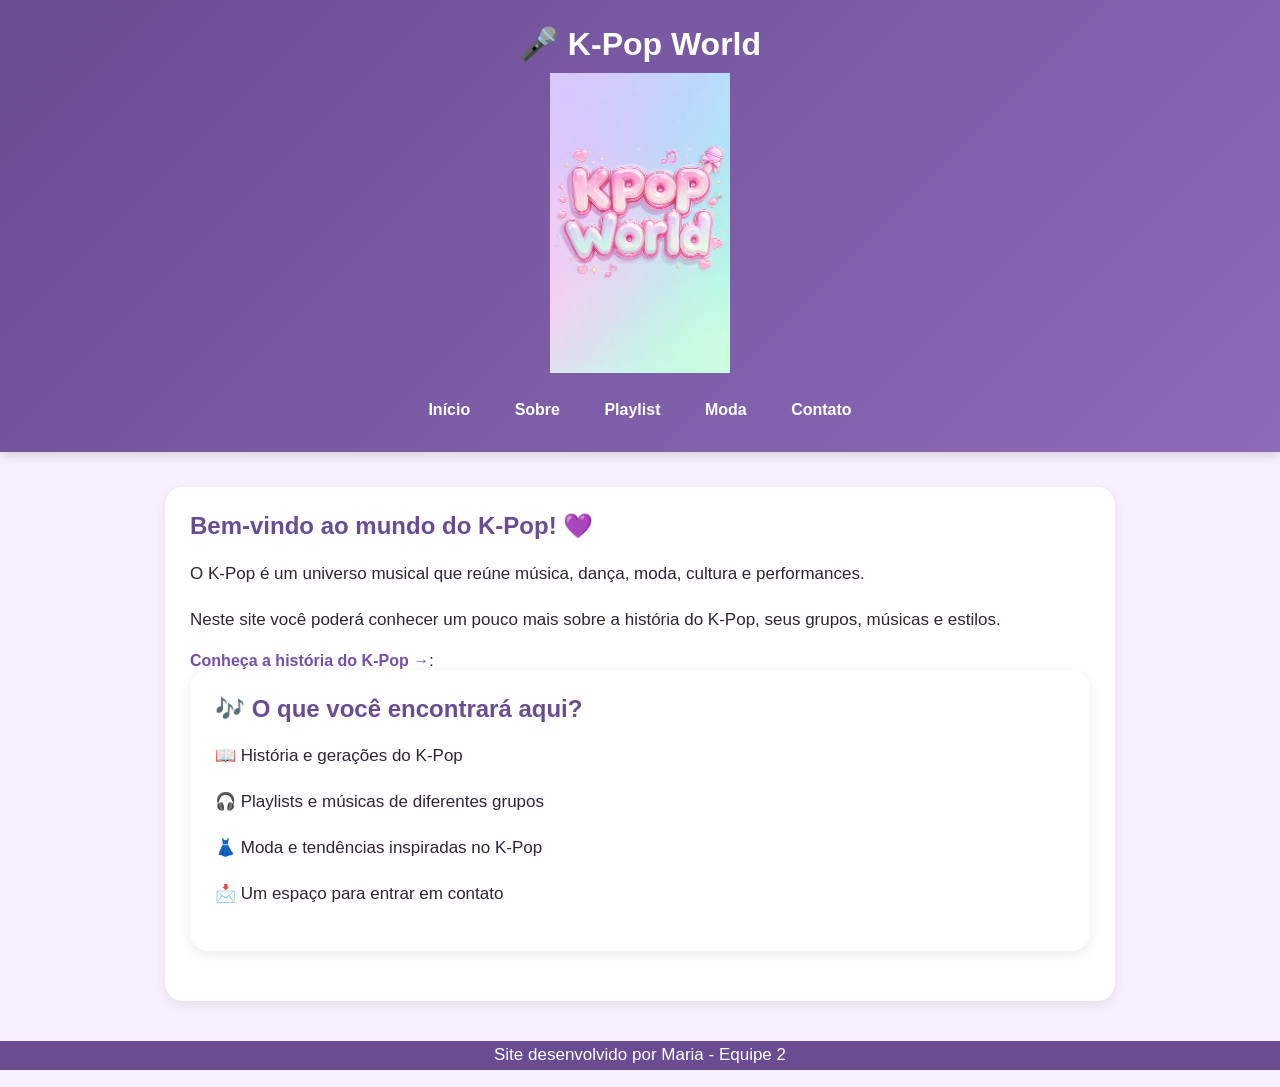
<file: index.html>
<!DOCTYPE html>
<html lang="pt-br">

<head>
    <meta charset="UTF-8">
    <title>K-Pop World</title>
    <link rel="stylesheet" href="style.css">
</head>

<body>

    <header>
        <h1>🎤 K-Pop World</h1>
        <img src="c25d3778d58669d80439a1d2bd24b849.jpg" alt="Logo K-Pop World">

        <nav>
            <a href="index.html">Início</a>
            <a href="sobre.html">Sobre</a>
            <a href="playlist.html">Playlist</a>
            <a href="moda.html">Moda</a>
            <a href="contato.html">Contato</a>
        </nav>
    </header>

    <main>

    <section>
        <h2>Bem-vindo ao mundo do K-Pop! 💜</h2>

        <p>
            O K-Pop é um universo musical que reúne música,
            dança, moda, cultura e performances.
        </p>

        <p>
            Neste site você poderá conhecer um pouco mais sobre
            a história do K-Pop, seus grupos, músicas e estilos.
        </p>

        <a href="sobre.html">Conheça a história do K-Pop →</a>:

    <section>
        <h2>🎶 O que você encontrará aqui?</h2>

        <p>
            📖 História e gerações do K-Pop
        </p>

        <p>
            🎧 Playlists e músicas de diferentes grupos
        </p>

        <p>
            👗 Moda e tendências inspiradas no K-Pop
        </p>

        <p>
            📩 Um espaço para entrar em contato
        </p>
    </section>

</main>


    <footer>
        <p>Site desenvolvido por Maria - Equipe 2</p>
    </footer>

</body>

</html>
</file>
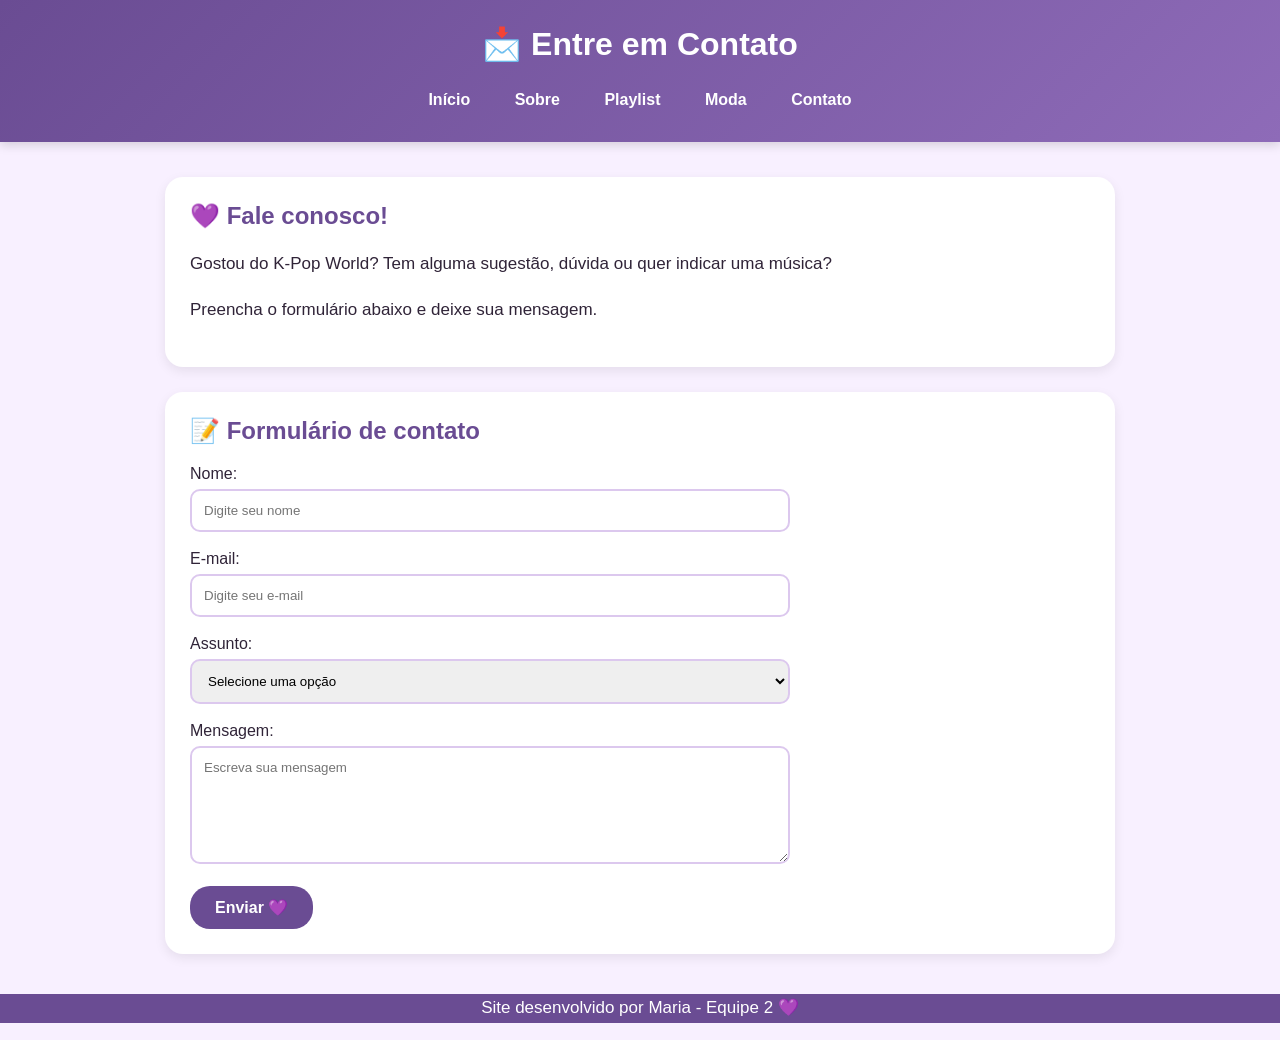
<file: contato.html>
<!DOCTYPE html>
<html lang="pt-br">

<head>
    <meta charset="UTF-8">
    <title>Contato - K-Pop World</title>
    <link rel="stylesheet" href="style.css">
</head>

<body>

    <header>
        <h1>📩 Entre em Contato</h1>

        <nav>
            <a href="index.html">Início</a>
            <a href="sobre.html">Sobre</a>
            <a href="playlist.html">Playlist</a>
            <a href="moda.html">Moda</a>
            <a href="contato.html">Contato</a>
        </nav>
    </header>

    <main>

        <section>
            <h2>💜 Fale conosco!</h2>

            <p>
                Gostou do K-Pop World? Tem alguma sugestão,
                dúvida ou quer indicar uma música?
            </p>

            <p>
                Preencha o formulário abaixo e deixe sua mensagem.
            </p>
        </section>

        <section>

            <h2>📝 Formulário de contato</h2>

            <form>

                <label for="nome">Nome:</label>
                <br>
                <input type="text" id="nome" name="nome" placeholder="Digite seu nome">
                <br><br>

                <label for="email">E-mail:</label>
                <br>
                <input type="email" id="email" name="email" placeholder="Digite seu e-mail">
                <br><br>

                <label for="assunto">Assunto:</label>
                <br>
                <select id="assunto" name="assunto">
                    <option value="">Selecione uma opção</option>
                    <option value="sugestao">Sugestão</option>
                    <option value="duvida">Dúvida</option>
                    <option value="musica">Indicação de música</option>
                    <option value="outro">Outro</option>
                </select>
                <br><br>

                <label for="mensagem">Mensagem:</label>
                <br>
                <textarea id="mensagem" name="mensagem" rows="6" cols="40"
                    placeholder="Escreva sua mensagem"></textarea>
                <br><br>

                <button type="submit">Enviar 💜</button>

            </form>

        </section>

    </main>

    <footer>
        <p>Site desenvolvido por Maria - Equipe 2 💜</p>
    </footer>

</body>

</html>
</file>
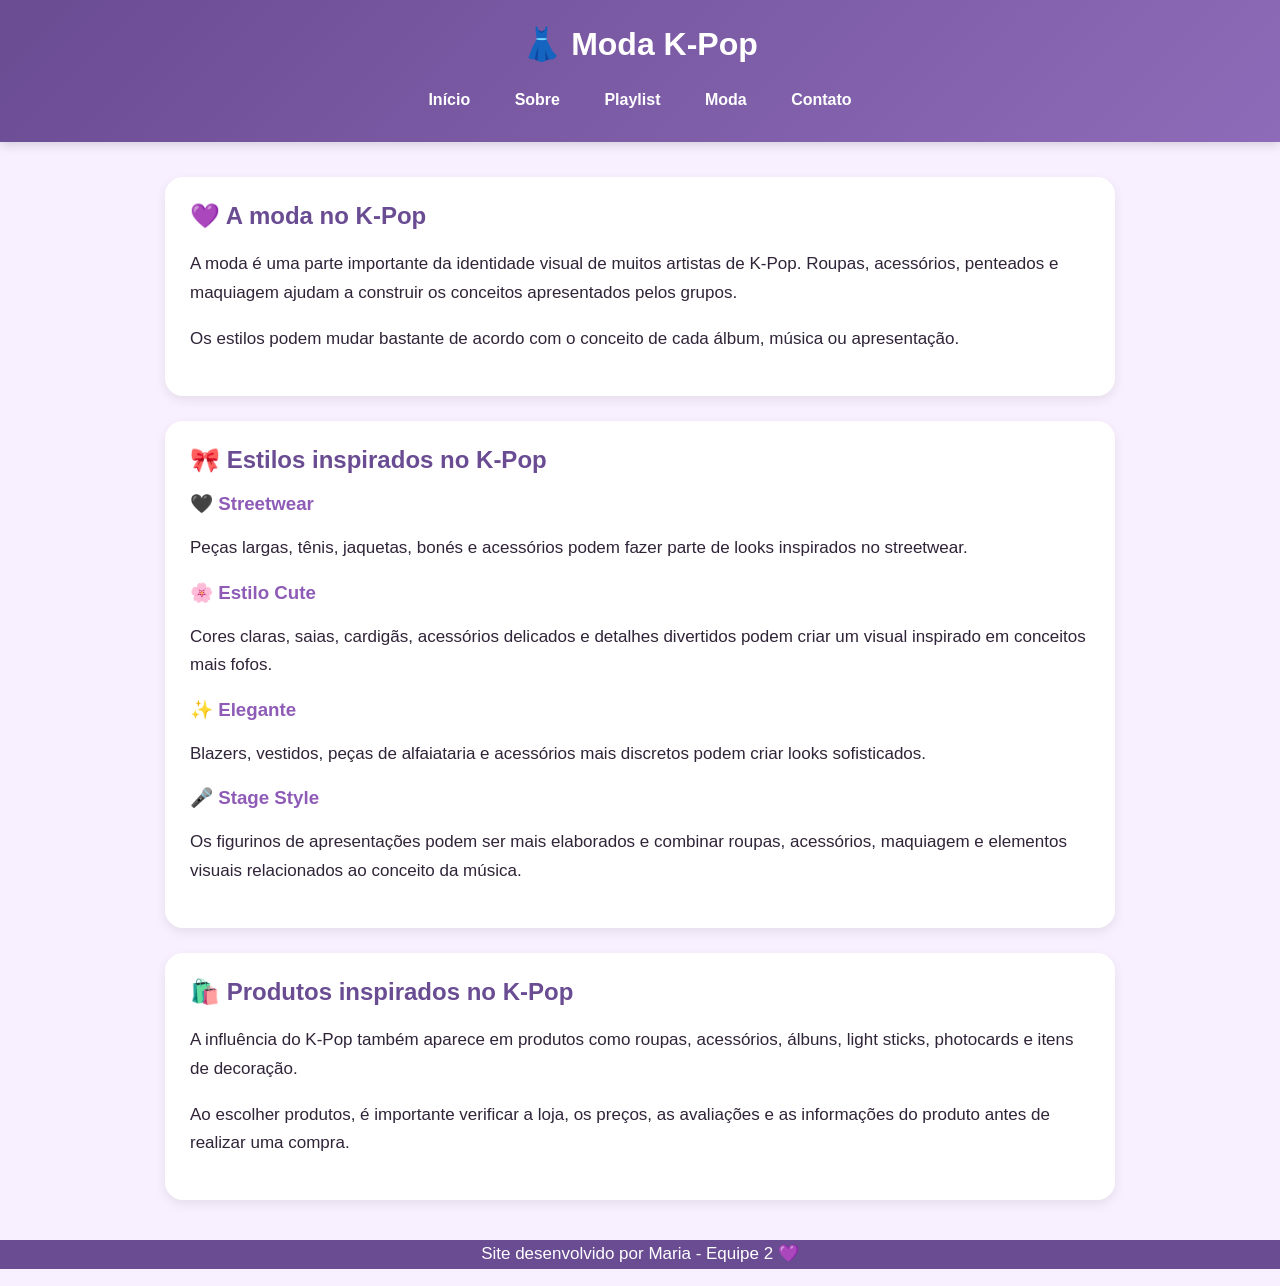
<file: moda.html>
<!DOCTYPE html>
<html lang="pt-br">

<head>
    <meta charset="UTF-8">
    <title>Moda - K-Pop World</title>
    <link rel="stylesheet" href="style.css">
</head>

<body>

    <header>
        <h1>👗 Moda K-Pop</h1>

        <nav>
            <a href="index.html">Início</a>
            <a href="sobre.html">Sobre</a>
            <a href="playlist.html">Playlist</a>
            <a href="moda.html">Moda</a>
            <a href="contato.html">Contato</a>
        </nav>
    </header>

    <main>

        <section>
            <h2>💜 A moda no K-Pop</h2>

            <p>
                A moda é uma parte importante da identidade visual
                de muitos artistas de K-Pop. Roupas, acessórios,
                penteados e maquiagem ajudam a construir os conceitos
                apresentados pelos grupos.
            </p>

            <p>
                Os estilos podem mudar bastante de acordo com o
                conceito de cada álbum, música ou apresentação.
            </p>
        </section>

        <section>
            <h2>🎀 Estilos inspirados no K-Pop</h2>

            <h3>🖤 Streetwear</h3>

            <p>
                Peças largas, tênis, jaquetas, bonés e acessórios
                podem fazer parte de looks inspirados no streetwear.
            </p>

            <h3>🌸 Estilo Cute</h3>

            <p>
                Cores claras, saias, cardigãs, acessórios delicados
                e detalhes divertidos podem criar um visual inspirado
                em conceitos mais fofos.
            </p>

            <h3>✨ Elegante</h3>

            <p>
                Blazers, vestidos, peças de alfaiataria e acessórios
                mais discretos podem criar looks sofisticados.
            </p>

            <h3>🎤 Stage Style</h3>

            <p>
                Os figurinos de apresentações podem ser mais
                elaborados e combinar roupas, acessórios, maquiagem
                e elementos visuais relacionados ao conceito da música.
            </p>
        </section>

        <section>
            <h2>🛍️ Produtos inspirados no K-Pop</h2>

            <p>
                A influência do K-Pop também aparece em produtos como
                roupas, acessórios, álbuns, light sticks, photocards
                e itens de decoração.
            </p>

            <p>
                Ao escolher produtos, é importante verificar a loja,
                os preços, as avaliações e as informações do produto
                antes de realizar uma compra.
            </p>
        </section>

    </main>

    <footer>
        <p>Site desenvolvido por Maria - Equipe 2 💜</p>
    </footer>

</body>

</html>
</file>
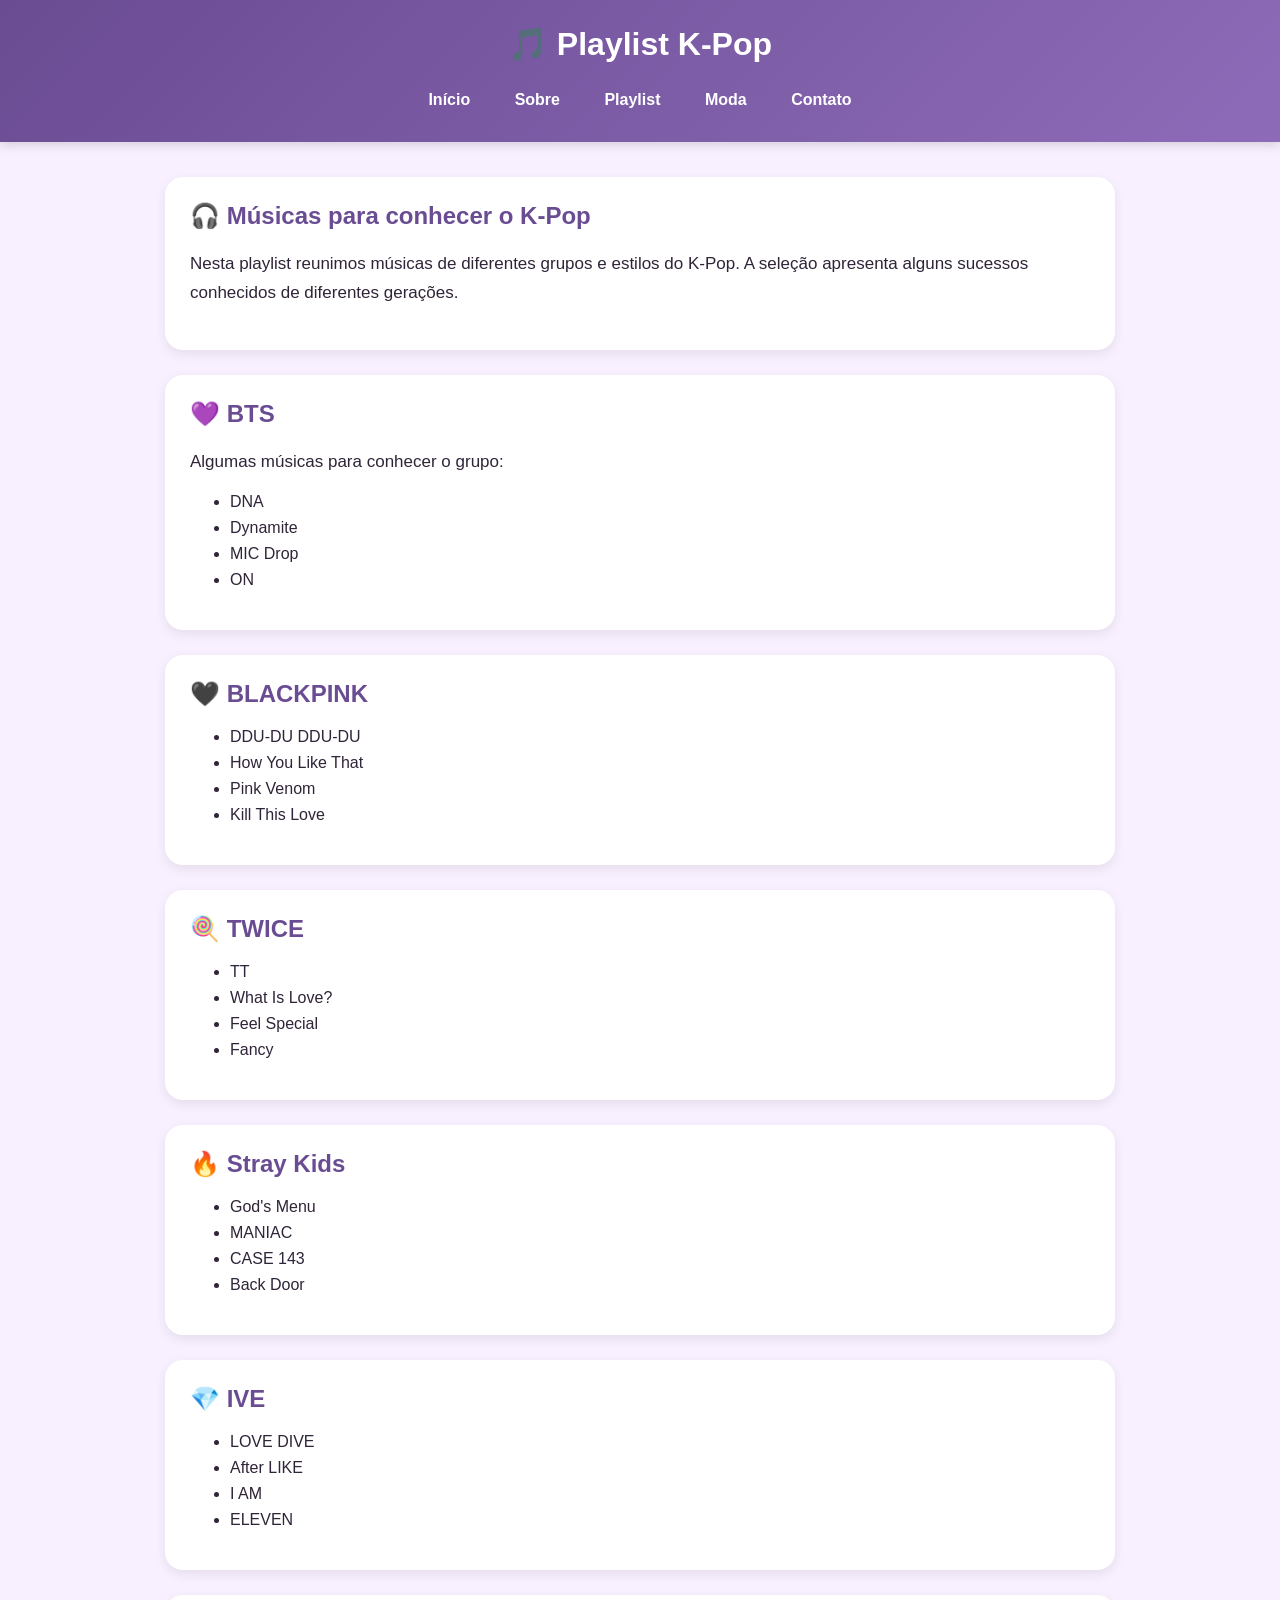
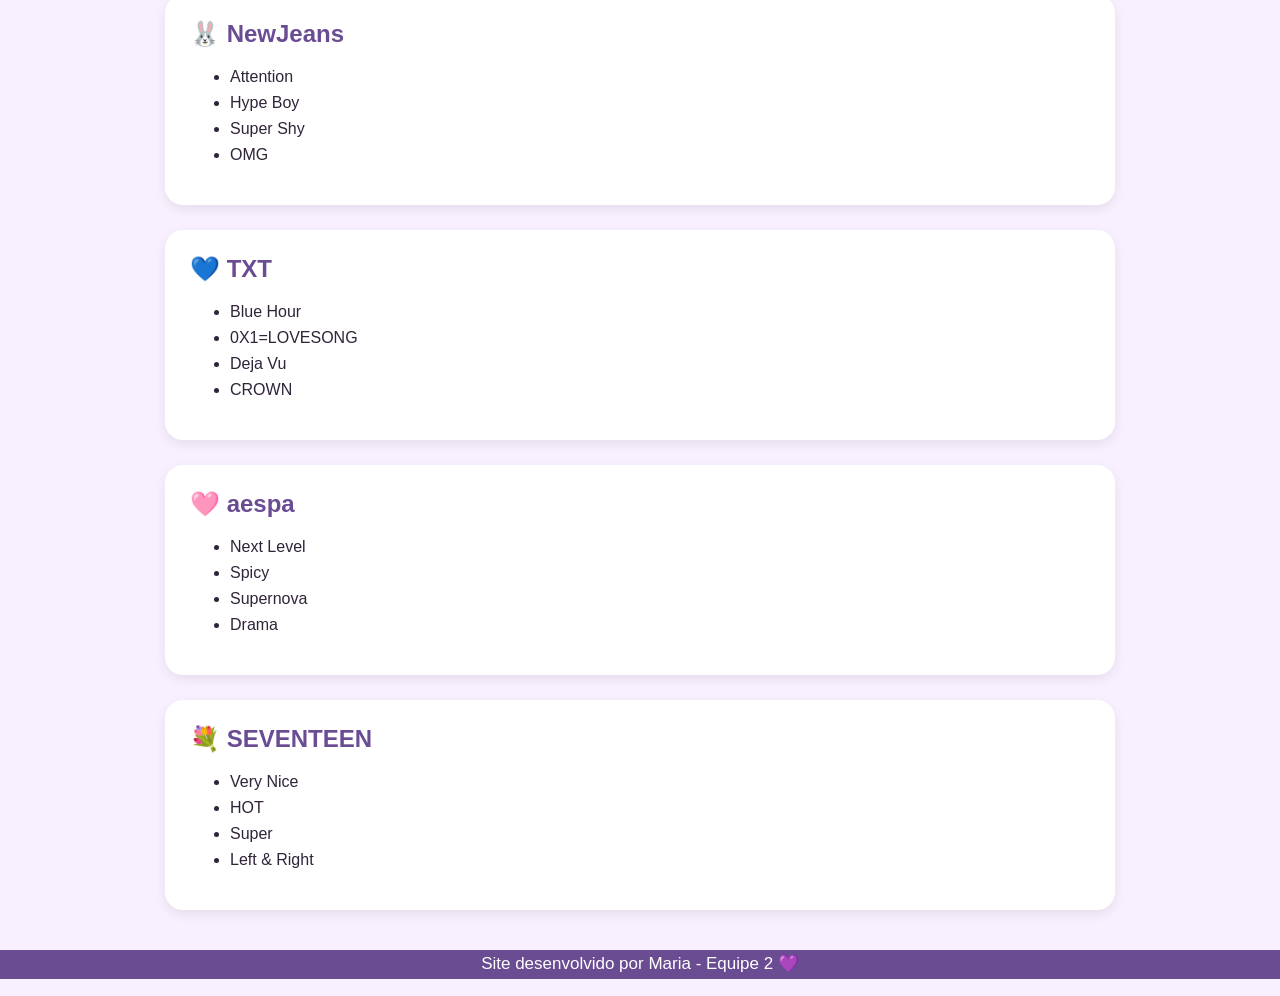
<file: playlist.html>
<!DOCTYPE html>
<html lang="pt-br">

<head>
    <meta charset="UTF-8">
    <title>Playlist - K-Pop World</title>
    <link rel="stylesheet" href="style.css">
</head>

<body>

    <header>
        <h1>🎵 Playlist K-Pop</h1>

        <nav>
            <a href="index.html">Início</a>
            <a href="sobre.html">Sobre</a>
            <a href="playlist.html">Playlist</a>
            <a href="moda.html">Moda</a>
            <a href="contato.html">Contato</a>
        </nav>
    </header>

    <main>

        <section>
            <h2>🎧 Músicas para conhecer o K-Pop</h2>

            <p>
                Nesta playlist reunimos músicas de diferentes grupos
                e estilos do K-Pop. A seleção apresenta alguns sucessos
                conhecidos de diferentes gerações.
            </p>
        </section>

        <section>
            <h2>💜 BTS</h2>

            <p>Algumas músicas para conhecer o grupo:</p>

            <ul>
                <li>DNA</li>
                <li>Dynamite</li>
                <li>MIC Drop</li>
                <li>ON</li>
            </ul>
        </section>

        <section>
            <h2>🖤 BLACKPINK</h2>

            <ul>
                <li>DDU-DU DDU-DU</li>
                <li>How You Like That</li>
                <li>Pink Venom</li>
                <li>Kill This Love</li>
            </ul>
        </section>

        <section>
            <h2>🍭 TWICE</h2>

            <ul>
                <li>TT</li>
                <li>What Is Love?</li>
                <li>Feel Special</li>
                <li>Fancy</li>
            </ul>
        </section>

        <section>
            <h2>🔥 Stray Kids</h2>

            <ul>
                <li>God's Menu</li>
                <li>MANIAC</li>
                <li>CASE 143</li>
                <li>Back Door</li>
            </ul>
        </section>

        <section>
            <h2>💎 IVE</h2>

            <ul>
                <li>LOVE DIVE</li>
                <li>After LIKE</li>
                <li>I AM</li>
                <li>ELEVEN</li>
            </ul>
        </section>

        <section>
            <h2>🐰 NewJeans</h2>

            <ul>
                <li>Attention</li>
                <li>Hype Boy</li>
                <li>Super Shy</li>
                <li>OMG</li>
            </ul>
        </section>

        <section>
            <h2>💙 TXT</h2>

            <ul>
                <li>Blue Hour</li>
                <li>0X1=LOVESONG</li>
                <li>Deja Vu</li>
                <li>CROWN</li>
            </ul>
        </section>

        <section>
            <h2>🩷 aespa</h2>

            <ul>
                <li>Next Level</li>
                <li>Spicy</li>
                <li>Supernova</li>
                <li>Drama</li>
            </ul>
        </section>

        <section>
            <h2>💐 SEVENTEEN</h2>

            <ul>
                <li>Very Nice</li>
                <li>HOT</li>
                <li>Super</li>
                <li>Left & Right</li>
            </ul>
        </section>

    </main>

    <footer>
        <p>Site desenvolvido por Maria - Equipe 2 💜</p>
    </footer>

</body>

</html>
</file>
<file: style.css>
/* ===== CONFIGURAÇÕES GERAIS ===== */

body {
    background-color: #f8f0ff;
    color: #302438;
    font-family: Arial, sans-serif;
    margin: 0;
}

/* ===== CABEÇALHO ===== */

header {
    background: linear-gradient(135deg, #6a4c93, #8e6bb8);
    color: white;
    padding: 25px;
    text-align: center;
    box-shadow: 0 3px 10px rgba(0, 0, 0, 0.15);
}

header h1 {
    margin: 0;
    font-size: 32px;
}

/* ===== MENU ===== */

nav {
    margin-top: 20px;
}

nav a {
    color: white;
    text-decoration: none;
    margin: 0 8px;
    padding: 8px 12px;
    border-radius: 20px;
    font-weight: bold;
    display: inline-block;
}

nav a:hover {
    background-color: #d9b8ff;
    color: #4b306b;
}

/* ===== CONTEÚDO ===== */

main {
    max-width: 950px;
    margin: 35px auto;
    padding: 0 20px;
}

section {
    background-color: white;
    padding: 25px;
    margin-bottom: 25px;
    border-radius: 18px;
    box-shadow: 0 4px 12px rgba(0, 0, 0, 0.08);
}

h2 {
    color: #6a4c93;
    margin-top: 0;
}
.lightsticks {
    display: block;
    width: 300px;
    max-width: 90%;
    margin: 25px auto;
    border-radius: 15px;
    box-shadow: 0 5px 15px rgba(90, 50, 150, 0.3);
}
h3 {
    color: #8e5bb7;
}

p {
    font-size: 17px;
    line-height: 1.7;
}

/* ===== LISTAS ===== */

li {
    margin-bottom: 8px;
}

/* ===== LINKS ===== */

main a {
    color: #7650a8;
    font-weight: bold;
    text-decoration: none;
}

main a:hover {
    text-decoration: underline;
}

/* ===== FORMULÁRIO ===== */

form {
    margin-top: 20px;
}

input,
select,
textarea {
    width: 100%;
    max-width: 600px;
    padding: 12px;
    margin-top: 6px;
    border: 2px solid #dcc8ee;
    border-radius: 10px;
    box-sizing: border-box;
    font-family: Arial, sans-serif;
}

input:focus,
select:focus,
textarea:focus {
    outline: none;
    border-color: #8e6bb8;
}

/* ===== BOTÃO ===== */

button {
    background-color: #6a4c93;
    color: white;
    border: none;
    padding: 12px 25px;
    border-radius: 20px;
    font-size: 16px;
    font-weight: bold;
    cursor: pointer;
}

button:hover {
    background-color: #8e6bb8;
}

/* ===== RODAPÉ ===== */

footer {
    background-color: #6a4c93;
    color: white;
    text-align: center;
    pa
button {
    background-color: #6a4c93;
    color: white;
    border: none;
    padding: 12px 25px;
    border-radius: 20px;
    font-size: 16px;
    font-weight: bold;
    cursor: pointer;
}

button:hover {
    background-color: #8e6bb8;
}

/* ===== RODAPÉ ===== */
dding: 18px;
    margin-top: 40px;
}
header img {
    width: 180px;
    height: auto;
    display: block;
    margin: 10px auto;
}
section img {
    width: 80%;
    max-width: 600px;
    display: block;
    margin: 20px auto;
    border-radius: 15px;
}bb8;

{

/* ===== RODAPÉ ===== */
dding: 18px;
    margin-top: 40px;
}
header img {
    width: 180px;
    height: auto;
    display: block;
    margin: 10px auto;
}
.lightsticks {
    display: block;
    width: 300px;
    max-width: 90%;
    margin: 25px auto;
    border-radius: 15px;
    box-shadow: 0 5px 15px rgba(90, 50, 150, 0.3);
}
</file>
